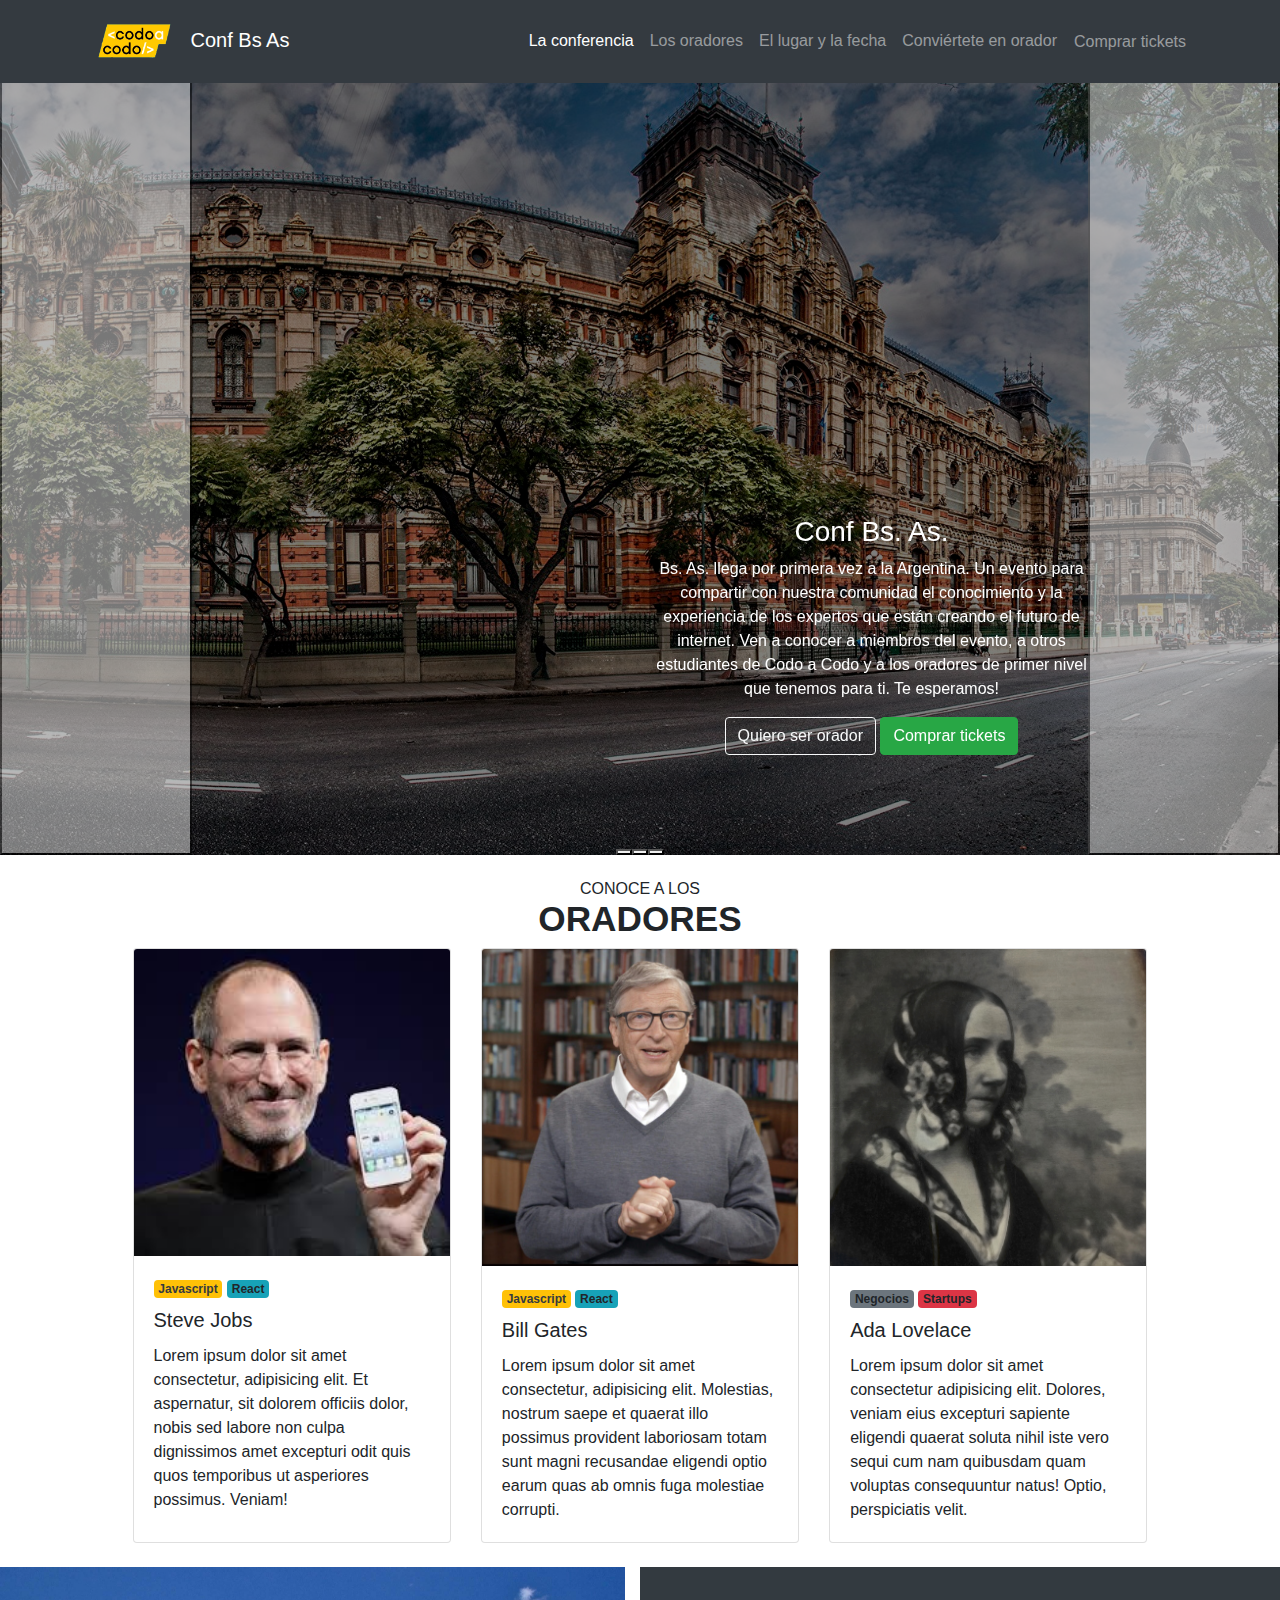
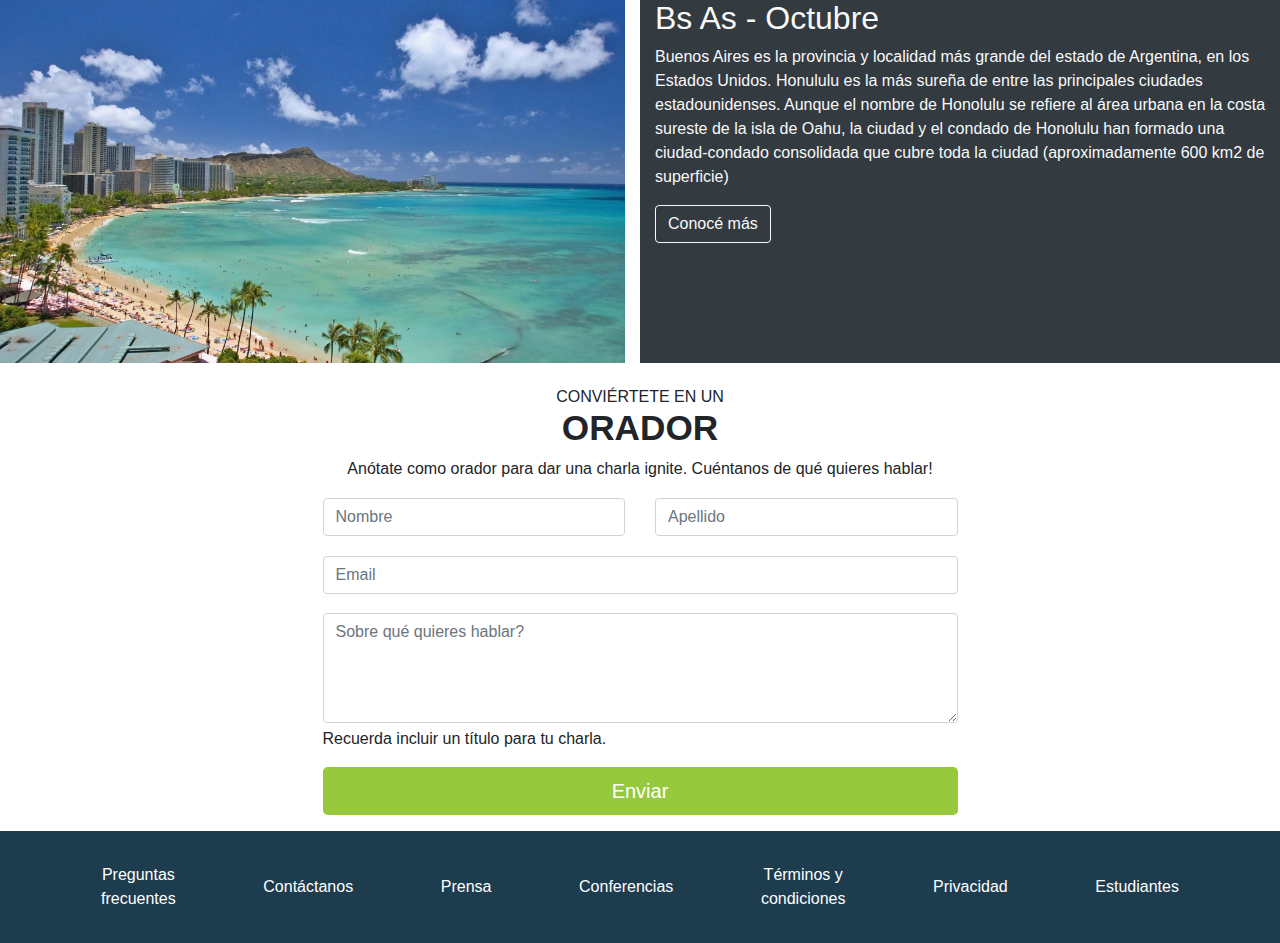
<file: index.html>
<!DOCTYPE html>
<html lang="en">
<head>
    <meta charset="UTF-8">
    <meta http-equiv="X-UA-Compatible" content="IE=edge">
    <meta name="viewport" content="width=device-width, initial-scale=1.0">
    <link rel="stylesheet" href="style.css">
    <link rel="stylesheet" href="https://cdn.jsdelivr.net/npm/bootstrap@4.3.1/dist/css/bootstrap.min.css" integrity="sha384-ggOyR0iXCbMQv3Xipma34MD+dH/1fQ784/j6cY/iJTQUOhcWr7x9JvoRxT2MZw1T" crossorigin="anonymous">
    <title>Document</title>
</head>
<body>
<!-- menu -->
<header>
    <nav class="navbar navbar-dark bg-dark fixed-top navbar-expand-lg">
        <div class="container">
            <a class="navbar-brand" href="index.html">
                <img src="imagenes/codoacodo.png" alt="Codo a Codo logo">
                Conf Bs As
            </a>
            <button class="navbar-toggler" type="button" data-bs-toggle="collapse"
                data-bs-target="#navbarSupportedContent" aria-controls="navbarSupportedContent" aria-expanded="false"
                aria-label="Toggle navigation">
                <span class="navbar-toggler-icon"></span>
            </button>
            <div class="collapse navbar-collapse justify-content-end" id="navbarSupportedContent">
                <ul class="navbar-nav mb-2 mb-lg-0">
                    <li class="nav-item">
                        <a class="nav-link active" aria-current="page" href="#">La conferencia</a>
                    </li>
                    <li class="nav-item">
                        <a class="nav-link" href="#oradores">Los oradores</a>
                    </li>
                    <li class="nav-item">
                        <a class="nav-link" href="#lugar">El lugar y la fecha</a>
                    </li>
                    <li class="nav-item">
                        <a class="nav-link" href="#form-orador">Conviértete en orador</a>
                    </li>
                    <li class="nav-item">
                        <a class="nav-link btn-compra-tickets" href="comprar-tickets.html">Comprar tickets</a>
                    </li>
                </ul>
            </div>
        </div>
    </nav>
</header>

    <!-- Primeraparte:carrousel -->
    <main>
        <div id="myCarousel" class="carousel slide mb-4" data-bs-ride="carousel">
            <div class="carousel-indicators">
                <button type="button" data-bs-target="#myCarousel" data-bs-slide-to="0" class="active" aria-current="true"
                    aria-label="Slide 1"></button>
                <button type="button" data-bs-target="#myCarousel" data-bs-slide-to="1" aria-label="Slide 2"></button>
                <button type="button" data-bs-target="#myCarousel" data-bs-slide-to="2" aria-label="Slide 3"></button>
            </div>
            <div class="carousel-inner">
                <div class="carousel-item active bg-carousel-ba1">
                    <svg class="bd-placeholder-img" width="100%" height="100%" xmlns="http://www.w3.org/2000/svg" aria-hidden="true" preserveAspectRatio="xMidYMid slice" focusable="false"><rect width="100%" height="100%" fill="#000"/></svg>
                    <div class="container">
                        <div class="carousel-caption text-end pb-5">
                            <div class="row">
                                <div class="col-lg-6 offset-lg-6">
                                    <h3>Conf Bs. As.</h3>
                                    <p>Bs. As. llega por primera vez a la Argentina. Un evento para compartir con nuestra comunidad el conocimiento y la experiencia de los expertos que están creando el futuro de internet. Ven a conocer a miembros del evento, a otros estudiantes de Codo a Codo y a los oradores de primer nivel que tenemos para ti. Te esperamos!</p>
                                    <p><a class="btn btn-outline-light mb-3" href="#form-orador">Quiero ser orador</a> <a class="btn btn-success ms-2 mb-3" href="comprar-tickets.html">Comprar tickets</a></p>
                                </div>
                            </div>
                        </div>
                    </div>
                </div>
                <div class="carousel-item bg-carousel-ba2">
                    <svg class="bd-placeholder-img" width="100%" height="100%" xmlns="http://www.w3.org/2000/svg" aria-hidden="true" preserveAspectRatio="xMidYMid slice" focusable="false"><rect width="100%" height="100%" fill="#000"/></svg>
                    <div class="container">
                        <div class="carousel-caption text-end pb-5">
                            <div class="row">
                                <div class="col-lg-6 offset-lg-6">
                                    <h3>Conf Bs. As.</h3>
                                    <p>Bs. As. llega por primera vez a la Argentina. Un evento para compartir con nuestra comunidad el conocimiento y la experiencia de los expertos que están creando el futuro de internet. Ven a conocer a miembros del evento, a otros estudiantes de Codo a Codo y a los oradores de primer nivel que tenemos para ti. Te esperamos!</p>
                                    <p><a class="btn btn-outline-light mb-3" href="#form-orador">Quiero ser orador</a> <a class="btn btn-success ms-2 mb-3" href="comprar-tickets.html">Comprar tickets</a></p>
                                </div>
                            </div>
                        </div>
                    </div>
                </div>
                <div class="carousel-item bg-carousel-ba3">
                    <svg class="bd-placeholder-img" width="100%" height="100%" xmlns="http://www.w3.org/2000/svg" aria-hidden="true" preserveAspectRatio="xMidYMid slice" focusable="false"><rect width="100%" height="100%" fill="#000"/></svg>
                    <div class="container">
                        <div class="carousel-caption text-end pb-5">
                            <div class="row">
                                <div class="col-lg-6 offset-lg-6">
                                    <h3>Conf Bs. As.</h3>
                                    <p>Bs. As. llega por primera vez a la Argentina. Un evento para compartir con nuestra comunidad el conocimiento y la experiencia de los expertos que están creando el futuro de internet. Ven a conocer a miembros del evento, a otros estudiantes de Codo a Codo y a los oradores de primer nivel que tenemos para ti. Te esperamos!</p>
                                    <p><a class="btn btn-outline-light mb-3" href="#form-orador">Quiero ser orador</a> <a class="btn btn-success ms-2 mb-3" href="comprar-tickets.html">Comprar tickets</a></p>
                                </div>
                            </div>
                        </div>
                    </div>
                </div>
            </div>
            <button class="carousel-control-prev" type="button" data-bs-target="#myCarousel" data-bs-slide="prev">
                <span class="carousel-control-prev-icon" aria-hidden="true"></span>
                <span class="visually-hidden">Anterior</span>
            </button>
            <button class="carousel-control-next" type="button" data-bs-target="#myCarousel" data-bs-slide="next">
                <span class="carousel-control-next-icon" aria-hidden="true"></span>
                <span class="visually-hidden">Siguiente</span>
            </button>
        </div>

<main>
  <!-- Segunda parte:cards -->

  <section class="container mb-4" id="oradores">
    <h2 class="titulo-gral">Conoce a los <span>oradores</span></h2>

    <div class="row justify-content-center">
        <div class="col-md-11">
            <div class="row row-cols-1 row-cols-md-3 g-4">
                <div class="col">
                    <div class="card h-100">
                        <img src="imagenes/steve.jpg" class="card-img-top" alt="...">
                        <div class="card-body">
                            <div class="mb-2">
                                <span class="badge bg-warning text-dark">Javascript</span>
                                <span class="badge bg-info">React</span>
                            </div>
                            <h5 class="card-title">Steve Jobs</h5>
                            <p class="card-text">Lorem ipsum dolor sit amet consectetur, adipisicing elit. Et aspernatur, sit dolorem officiis dolor, nobis sed labore non culpa dignissimos amet excepturi odit quis quos temporibus ut asperiores possimus. Veniam!</p>
                        </div>
                    </div>
                </div>
                <div class="col">
                    <div class="card h-100">
                        <img src="imagenes/bill.jpg" class="card-img-top" alt="...">
                        <div class="card-body">
                            <div class="mb-2">
                                <span class="badge bg-warning text-dark">Javascript</span>
                                <span class="badge bg-info">React</span>
                            </div>
                            <h5 class="card-title">Bill Gates</h5>
                            <p class="card-text">Lorem ipsum dolor sit amet consectetur, adipisicing elit. Molestias, nostrum saepe et quaerat illo possimus provident laboriosam totam sunt magni recusandae eligendi optio earum quas ab omnis fuga molestiae corrupti.</p>
                        </div>
                    </div>
                </div>
                <div class="col">
                    <div class="card h-100">
                        <img src="imagenes/ada.jpeg" class="card-img-top" alt="...">
                        <div class="card-body">
                            <div class="mb-2">
                                <span class="badge bg-secondary">Negocios</span>
                                <span class="badge bg-danger">Startups</span>
                            </div>
                            <h5 class="card-title">Ada Lovelace</h5>
                            <p class="card-text">Lorem ipsum dolor sit amet consectetur adipisicing elit. Dolores, veniam eius excepturi sapiente eligendi quaerat soluta nihil iste vero sequi cum nam quibusdam quam voluptas consequuntur natus! Optio, perspiciatis velit.</p>
                        </div>
                    </div>
                </div>
            </div>
        </div>
    </div>

</section>
  <!-- Tercera parte:ubicacion -->
    
          <section class="mb-4" id="lugar">
            <div class="row g-0">
                <div class="col-md">
                    <img src="imagenes/honolulu.jpg" alt="Honolulu" class="img-fluid">
                </div>
                <div class="col-md text-light bg-aside1">
                    <h2>Bs As - Octubre</h2>
                    <p>Buenos Aires es la provincia y localidad más grande del estado de
                      Argentina, en los Estados Unidos. Honululu es la más sureña de entre las principales
                      ciudades estadounidenses. Aunque el nombre de Honolulu se refiere al área urbana en la costa
                      sureste de la isla de Oahu, la ciudad y el condado de Honolulu han formado una
                      ciudad-condado consolidada que cubre toda la ciudad (aproximadamente 600 km2 de superficie)</p>
                    <a class="btn btn-outline-light" href="#">Conocé más</a>
                </div>
            </div>
        </section>
  </div>

 <!-- cuarta parte:formulario -->
<section class="container" id="form-orador">
    <div class="row justify-content-center">
        <div class="col-lg-8 col-xl-7">
            <h2 class="titulo-gral">Conviértete en un <span>orador</span></h2>
            <p class="text-center">Anótate como orador para dar una charla ignite. Cuéntanos de qué quieres hablar!</p>
            <form action="">
                <div class="row gx-2">
                    <div class="col-md mb-3">
                        <input type="text" class="form-control" placeholder="Nombre" aria-label="Nombre" required>
                    </div>
                    <div class="col-md mb-3">
                        <input type="text" class="form-control" placeholder="Apellido" aria-label="Apellido" required>
                    </div>
                </div>
                <div class="row">
                    <div class="col mb-3">
                        <input type="email" class="form-control" placeholder="Email" aria-label="Email" required>
                    </div>
                </div>
                <div class="row">
                    <div class="col mb-3">
                        <textarea class="form-control" id="exampleFormControlTextarea1" rows="4"
                            placeholder="Sobre qué quieres hablar?" required></textarea>
                        <div id="emailHelp" class="form-text mb-3">Recuerda incluir un título para tu charla.</div>
                        <div class="d-grid">
                            <button type="submit" class="btn-lg btn-form btn-compra-tickets btn-block">Enviar</button>
                        </div>
                    </div>
                </div>
            </form>
        </div>
    </div>
</section>
</main>
<!-- quinta parte:pie de pagina -->
<footer id="main-footer">
    <div class="container">
        <ul class="nav justify-content-center justify-content-lg-between align-items-center">
            <li class="nav-item">
                <a class="nav-link" href="#">Preguntas <span>frecuentes</span></a>
            </li>
            <li class="nav-item">
                <a class="nav-link" href="#">Contáctanos</a>
            </li>
            <li class="nav-item">
                <a class="nav-link" href="#">Prensa</a>
            </li>
            <li class="nav-item">
                <a class="nav-link" href="#">Conferencias</a>
            </li>
            <li class="nav-item">
                <a class="nav-link" href="#">Términos y <span>condiciones</span></a>
            </li>
            <li class="nav-item">
                <a class="nav-link" href="#">Privacidad</a>
            </li>
            <li class="nav-item">
                <a class="nav-link" href="#">Estudiantes</a>
            </li>
        </ul>
    </div>
</footer>

<script src="https://cdn.jsdelivr.net/npm/bootstrap@5.1.3/dist/js/bootstrap.bundle.min.js" integrity="sha384-ka7Sk0Gln4gmtz2MlQnikT1wXgYsOg+OMhuP+IlRH9sENBO0LRn5q+8nbTov4+1p" crossorigin="anonymous"></script>

</body>
</html>
</file>
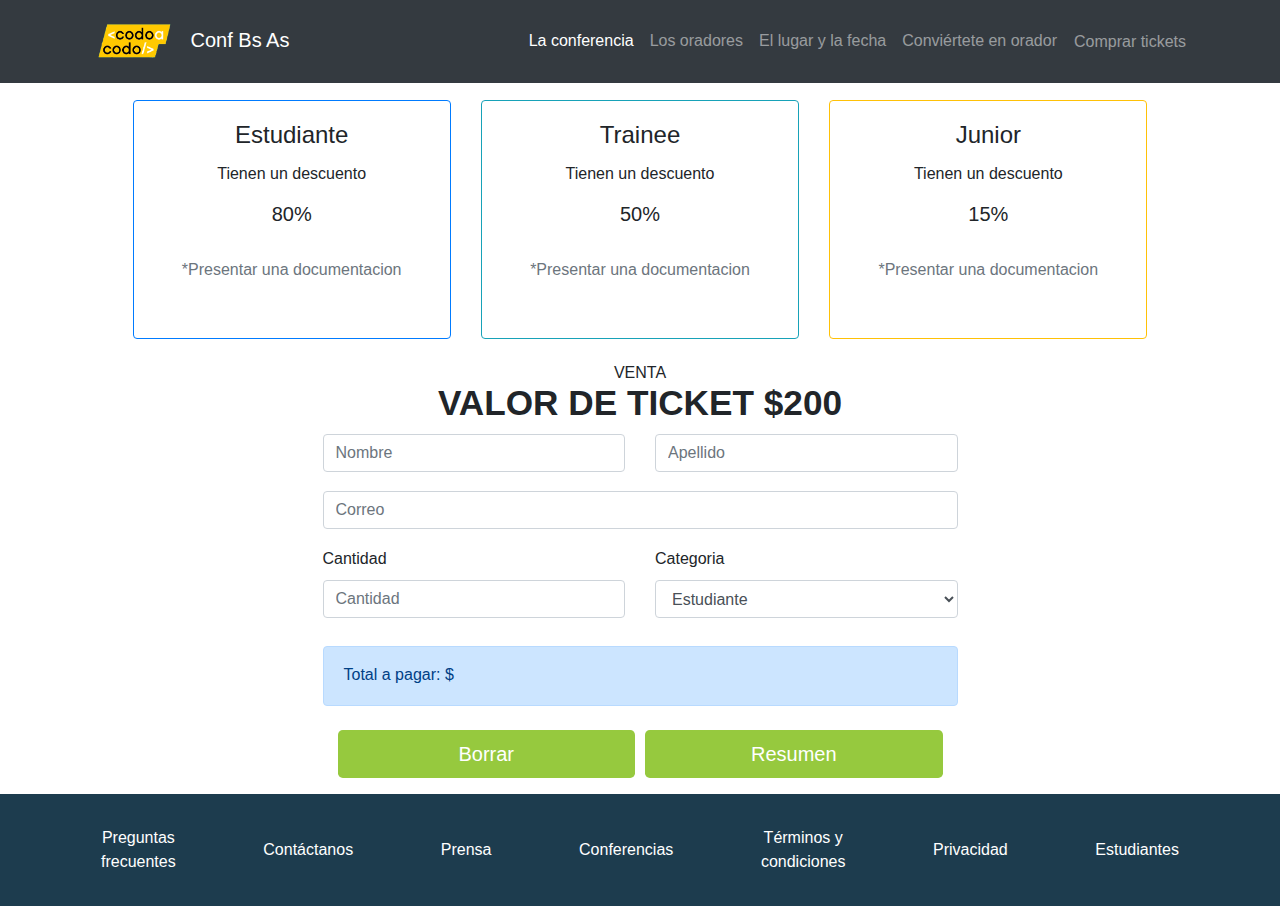
<file: comprar-tickets.html>
<!DOCTYPE html>
<html lang="en">
<head>
    <meta charset="UTF-8">
    <meta http-equiv="X-UA-Compatible" content="IE=edge">
    <meta name="viewport" content="width=device-width, initial-scale=1.0">
    <link rel="stylesheet" href="style.css">
    <link rel="stylesheet" href="https://cdn.jsdelivr.net/npm/bootstrap@4.3.1/dist/css/bootstrap.min.css" integrity="sha384-ggOyR0iXCbMQv3Xipma34MD+dH/1fQ784/j6cY/iJTQUOhcWr7x9JvoRxT2MZw1T" crossorigin="anonymous">
    <script src="JS/index.js"></script>
    <title>Document</title>
</head>
<body>
    <header>
        <nav class="navbar navbar-dark bg-dark fixed-top navbar-expand-lg">
            <div class="container">
                <a class="navbar-brand" href="index.html">
                    <img src="imagenes/codoacodo.png" alt="Codo a Codo logo">
                    Conf Bs As
                </a>
                <button class="navbar-toggler" type="button" data-bs-toggle="collapse"
                    data-bs-target="#navbarSupportedContent" aria-controls="navbarSupportedContent" aria-expanded="false"
                    aria-label="Toggle navigation">
                    <span class="navbar-toggler-icon"></span>
                </button>
                <div class="collapse navbar-collapse justify-content-end" id="navbarSupportedContent">
                    <ul class="navbar-nav mb-2 mb-lg-0">
                        <li class="nav-item">
                            <a class="nav-link active" aria-current="page" href="#">La conferencia</a>
                        </li>
                        <li class="nav-item">
                            <a class="nav-link" href="#oradores">Los oradores</a>
                        </li>
                        <li class="nav-item">
                            <a class="nav-link" href="#lugar">El lugar y la fecha</a>
                        </li>
                        <li class="nav-item">
                            <a class="nav-link" href="#form-orador">Conviértete en orador</a>
                        </li>
                        <li class="nav-item">
                            <a class="nav-link btn-compra-tickets" href="comprar-tickets.html">Comprar tickets</a>
                        </li>
                    </ul>
                </div>
            </div>
        </nav>
    </header>
    <section class="container mb-4" id="Descuentos">
     
    
        <div class="row justify-content-center">
            <div class="col-md-11">
                <div class="row row-cols-1 row-cols-md-3 g-4">
                    <div class="col">
                        <div class="card h-100 border-primary">
                           
                            <div class="card-body">

                                <h4 class="card-title text-center">Estudiante</h4>
                                <p class="card-text text-center">Tienen un descuento</p>
                                <h5 class="card-title text-center">80%</h5>
                                <p class="card-body text-center text-muted">*Presentar una documentacion</p>
                            </div>
                        </div>
                    </div>
                    <div class="col">
                        <div class="card h-100 border-info">
                            
                            <div class="card-body">

                                <h4 class="card-title text-center">Trainee</h4>
                                <p class="card-text text-center">Tienen un descuento</p>
                                <h5 class="card-title text-center">50%</h5>
                                <p class="card-body text-center text-muted">*Presentar una documentacion</p>
                            </div>
                        </div>
                    </div>
                    <div class="col">
                        <div class="card h-100 border-warning">
                          
                            <div class="card-body">

                                <h4 class="card-title text-center">Junior</h4>
                                <p class="card-text text-center">Tienen un descuento</p>
                                <h5 class="card-title text-center">15%</h5>
                                <p class="card-body text-center text-muted">*Presentar una documentacion</p>
                            </div>
                        </div>
                    </div>
                </div>
            </div>
        </div>
    
    </section>
<main>
    <section class="container" id="form-orador">
        <div class="row justify-content-center">
          <div class="col-lg-8 col-xl-7">
            <h2 class="titulo-gral">Venta <span>Valor de ticket $200</span></h2>
            <form>
              <div class="row gx-2">
                <div class="col-md mb-3">
                  <input type="text" class="form-control" placeholder="Nombre" aria-label="Nombre" required>
                </div>
                <div class="col-md mb-3">
                  <input type="text" class="form-control" placeholder="Apellido" aria-label="Apellido" required>
                </div>
              </div>
              <div class="row">
                <div class="col mb-3">
                  <input type="Correo" class="form-control" placeholder="Correo" aria-label="Correo" required>
                </div>
              </div>
              <div class="row">
                <div class="col-md mb-3">
                  <label for="cantidad" class="form-label mb-1"><p>Cantidad</p></label>
                  <input type="text" class="form-control mt-1 mb-1" id="cantidad" placeholder="Cantidad" aria-label="Cantidad" required>
                </div>
                <div class="col-md-6 mb-3">
                  <label for="Categoria" class="form-label mb-1"><p>Categoria</p></label>
                  <select class="form-select form-control mt-1 mb-1" id="Categoias-seleccionadas" required >
                    <option value="Estudiante">Estudiante</option>
                    <option value="Trainee">Trainee</option>
                    <option value="Junior">Junior</option>
                  </select>
                </div>                              
              </div>
              <div class="alert alert-primary mt-2 mb-4" role="alert">
                Total a pagar: $ <span id="totalPago" class="align-middle"></span>
            </div>
              <div class="col mb-3">
                <div class="d-grid" style="display: flex; justify-content: center;">
                    <button type="button" class="btn-lg btn-form btn-compra-tickets" style="margin-right: 10px; width: 450px;" onclick="borrarCantidad()">Borrar</button>
                  <button type="button" class="btn-lg btn-form btn-compra-tickets" style="width: 450px;" onclick="calcularPrecioTotal()">Resumen</button>
                </div>
              </div>
            </form>
          </div>
        </div>
      </section>
</main>
    <footer id="main-footer">
        <div class="container">
            <ul class="nav justify-content-center justify-content-lg-between align-items-center">
                <li class="nav-item">
                    <a class="nav-link" href="#">Preguntas <span>frecuentes</span></a>
                </li>
                <li class="nav-item">
                    <a class="nav-link" href="#">Contáctanos</a>
                </li>
                <li class="nav-item">
                    <a class="nav-link" href="#">Prensa</a>
                </li>
                <li class="nav-item">
                    <a class="nav-link" href="#">Conferencias</a>
                </li>
                <li class="nav-item">
                    <a class="nav-link" href="#">Términos y <span>condiciones</span></a>
                </li>
                <li class="nav-item">
                    <a class="nav-link" href="#">Privacidad</a>
                </li>
                <li class="nav-item">
                    <a class="nav-link" href="#">Estudiantes</a>
                </li>
            </ul>
        </div>
    </footer>
    
    <script src="https://cdn.jsdelivr.net/npm/bootstrap@5.1.3/dist/js/bootstrap.bundle.min.js" integrity="sha384-ka7Sk0Gln4gmtz2MlQnikT1wXgYsOg+OMhuP+IlRH9sENBO0LRn5q+8nbTov4+1p" crossorigin="anonymous"></script>
</body>
</html>
</file>
<file: style.css>
/*Menu*/
.navbar-brand img { max-width: 100px; }

.bg-dark { background: #333a40!important; }

.navbar-dark .navbar-nav .btn-compra-tickets { color: #25a342; }

@media (min-width: 992px) {
  .btn-compra-tickets {
    border: 1px solid transparent;
    border-radius: .8rem;
  }
  .btn-compra-tickets:hover,
  .navbar-dark .navbar-nav .btn-compra-tickets.active {
    background: #25a342;
  }
}

.pt-section { padding-top: 7rem; }

/*Titulos*/

.titulo-gral {
  text-align: center;
  font-weight: 400;
  text-transform: uppercase;
  font-size: 1rem;
}
.titulo-gral span {
  display: block;
  font-weight: 700;
  font-size: 2.2rem;
}
 
/*carrousel*/
.bg-carousel-ba1 { background-image: url(imagenes/ba1.jpg); }
.bg-carousel-ba2 { background-image: url(imagenes/ba2.jpg); }
.bg-carousel-ba3 { background-image: url(imagenes/ba3.jpg); }

.carousel-item {
  background-size: cover;
  background-position: center center;
}
.carousel-item svg { opacity: .5; }

.carousel-caption {
  bottom: 3rem;
  z-index: 10;
}

.carousel-item {
  height: 37rem;
  min-height: 95vh;
}

/*Ubicacion*/

.bg-aside1 {
  background: #333a40;
  padding: 2rem;
}

/* Formulario*/

.btn-form {
  background: #96c93e;
  color: #fff !important;
}
.btn-form:hover { background: #74aa17; }

/*Tickets*/

#totalPago {
  font-size: 1.4rem;
  font-weight: 700;
}


/*Pie de pagina*/

#main-footer {
  background: #1d3c4e;
  color: #fff;
  padding: 1.5rem;
}

#main-footer .nav-link {
  color: #fff;
  text-align: center;
}
#main-footer .nav-link:hover { opacity: .7; }

@media (min-width: 992px) {
  #main-footer .nav-link span { display: block; }
}

#Descuentos {
  margin-top: 100px;
}

.form-label {
  margin-bottom: 0.1rem;
}

.form-label p {
  margin-bottom: 0.1rem;
}

.form-control {
  margin-top: 0.1rem;
  margin-bottom: 0.1rem;
}
</file>
